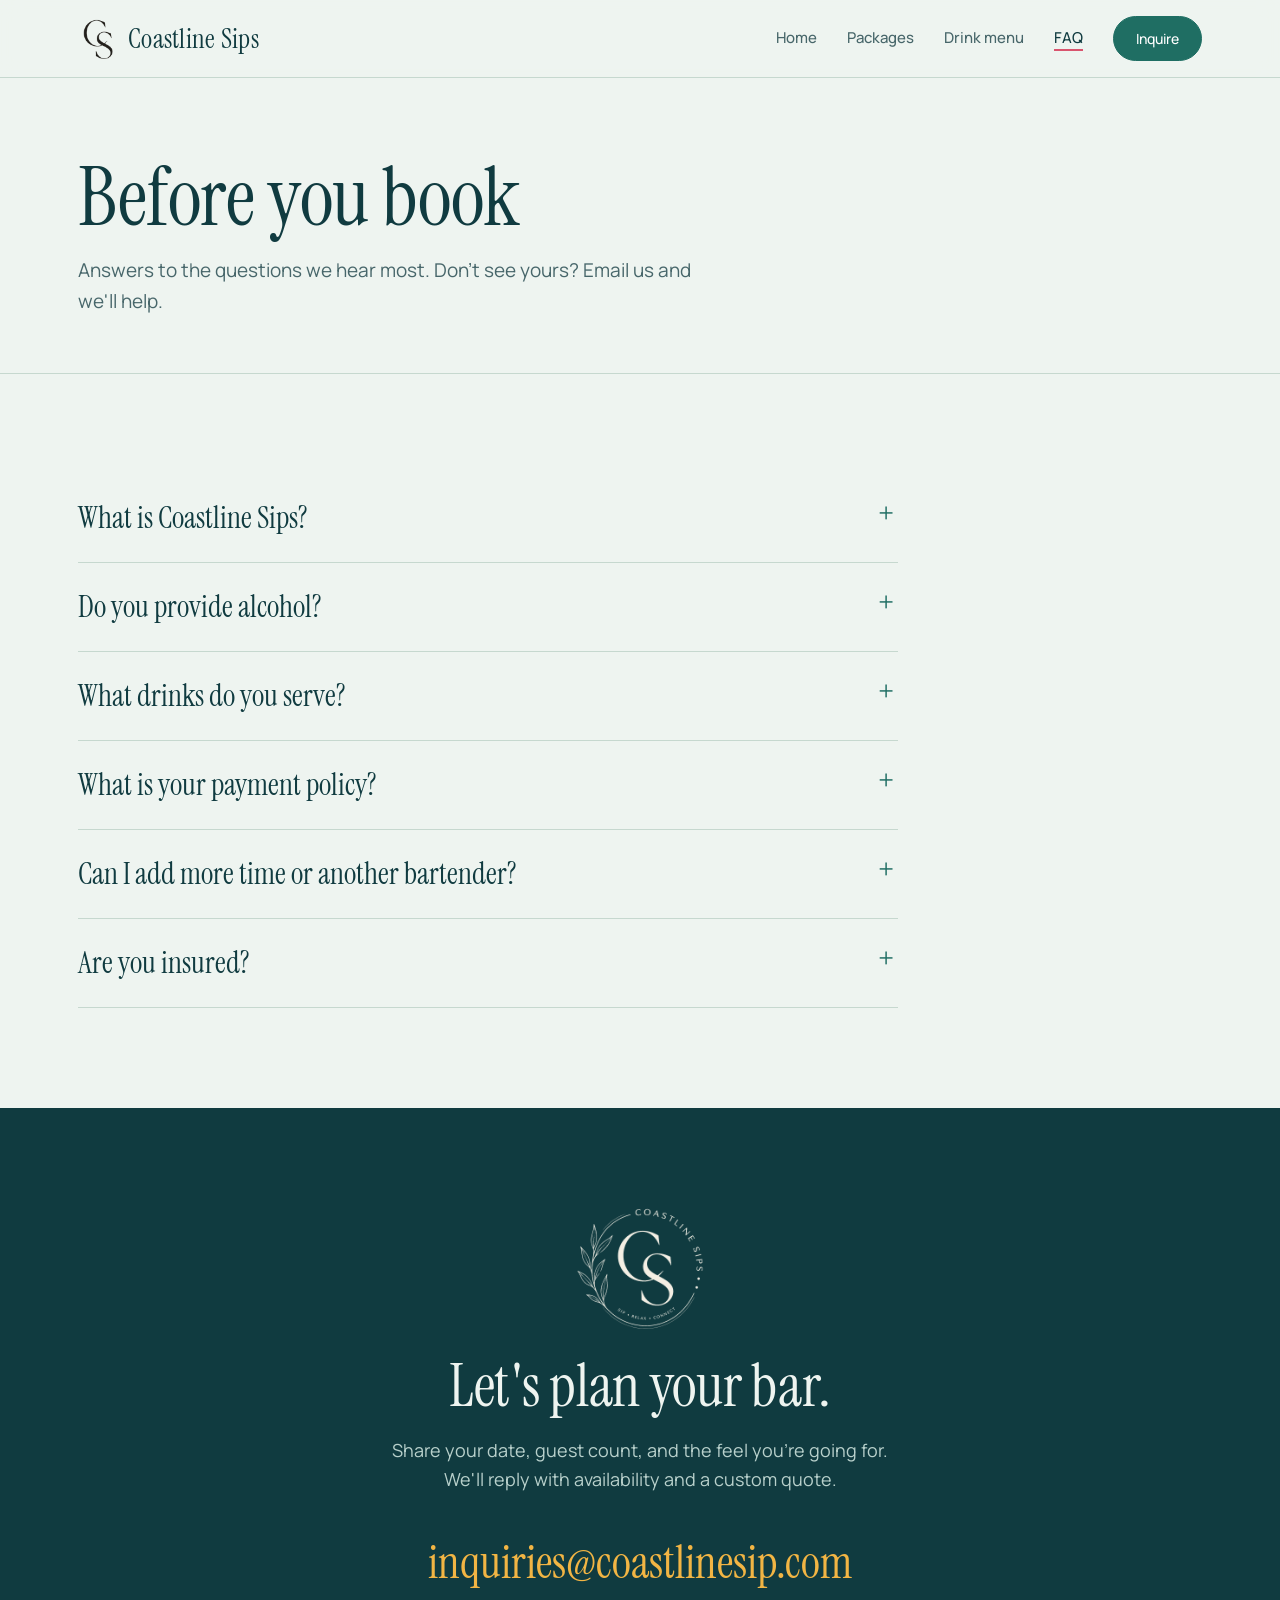
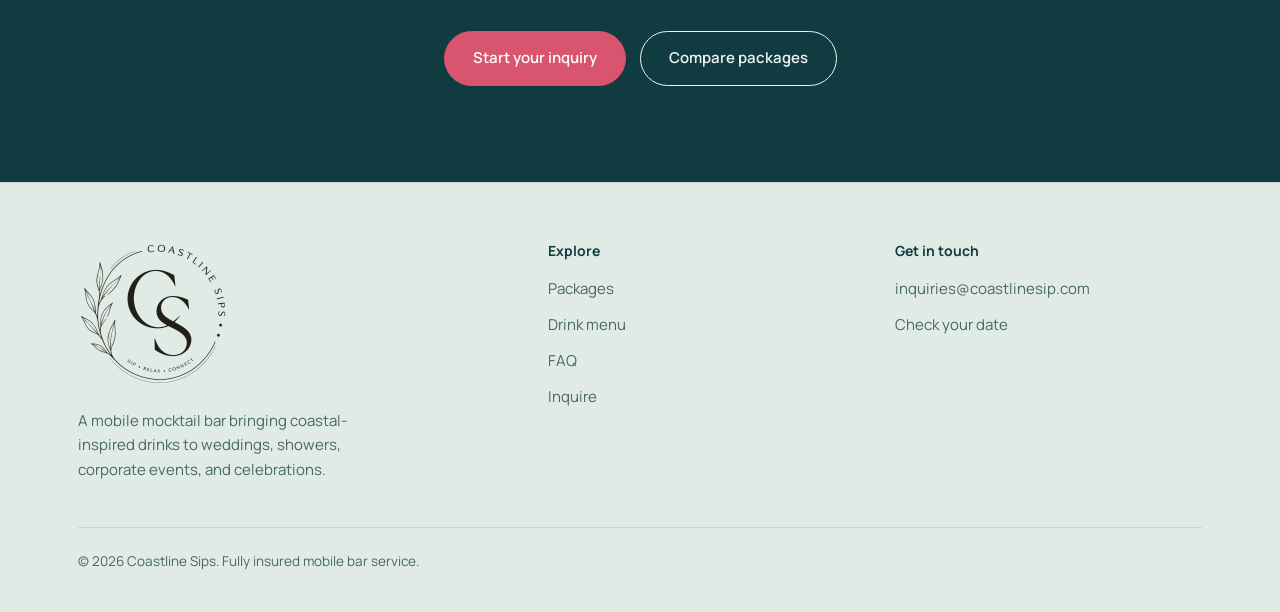
<file: faq.html>
<!DOCTYPE html>
<html lang="en">
<head>
<meta charset="UTF-8">
<meta name="viewport" content="width=device-width, initial-scale=1.0">
<title>FAQ | Coastline Sips</title>
<meta name="description" content="Answers about alcohol, payment, custom drinks, and booking Coastline Sips mobile mocktail bar.">
<meta property="og:title" content="FAQ | Coastline Sips">
<meta property="og:description" content="Answers about alcohol, payment, custom drinks, and booking Coastline Sips mobile mocktail bar.">
<meta property="og:type" content="website">
<meta property="og:url" content="https://coastlinesip.com/faq.html">
<meta name="theme-color" content="#103B40">
<link rel="icon" type="image/png" href="images/favicon.png">
<link rel="apple-touch-icon" href="images/apple-touch-icon.png">
<meta property="og:image" content="https://coastlinesip.com/images/logo-full.png">
<link rel="preconnect" href="https://fonts.googleapis.com">
<link rel="preconnect" href="https://fonts.gstatic.com" crossorigin>
<link href="https://fonts.googleapis.com/css2?family=Instrument+Serif:ital@0;1&family=Manrope:wght@400;500;600;700&display=swap" rel="stylesheet">
<link rel="stylesheet" href="styles.css">
</head>
<body>
<a class="skip" href="#main">Skip to content</a>
<header class="site-head">
  <div class="head-inner">
    <a class="logo" href="index.html"><img src="images/logo-mark.png" alt="" width="40" height="40"><span>Coastline Sips</span></a>
    <button class="menu-btn" aria-expanded="false" aria-controls="site-nav">Menu</button>
    <nav class="nav" id="site-nav" aria-label="Main">
      <a href="index.html">Home</a>
      <a href="packages.html">Packages</a>
      <a href="menu.html">Drink menu</a>
      <a href="faq.html" aria-current="page">FAQ</a>
      <a class="btn btn-solid" href="inquire.html">Inquire</a>
    </nav>
  </div>
</header>
<main id="main">

<section class="page-hero">
  <div class="wrap">
    <h1>Before you book</h1>
    <p class="lede">Answers to the questions we hear most. Don't see yours? Email us and we'll help.</p>
  </div>
</section>
<section class="section">
  <div class="wrap"><div class="faq"><details><summary>What is Coastline Sips?</summary><div class="answer"><p>Coastline Sips is a mobile mocktail bar bringing an elevated, coastal-inspired beverage experience to weddings, celebrations, private parties, showers, corporate events, and special occasions.</p></div></details><details><summary>Do you provide alcohol?</summary><div class="answer"><p>Due to Connecticut licensing regulations, we can't provide or sell alcohol. We serve alcohol supplied by you, the host.</p><p>When you book, we'll send a shopping guide and calculate how much to buy based on your hours of service and expected guests. Buying your own alcohol can also save you a lot of money.</p></div></details><details><summary>What drinks do you serve?</summary><div class="answer"><p>We offer an extensive <a href='menu.html'>drink menu</a> to choose your signature drinks from. If you'd like something that isn't on the menu, we'll work with you to craft a drink that's unique to your event.</p></div></details><details><summary>What is your payment policy?</summary><div class="answer"><p>A 50% deposit secures your date on our calendar. The remaining balance is due 7 days before your event.</p></div></details><details><summary>Can I add more time or another bartender?</summary><div class="answer"><p>Yes. Additional service hours are $225 each, and an additional bartender is $250. See all <a href='packages.html'>packages</a>.</p></div></details><details><summary>Are you insured?</summary><div class="answer"><p>Yes. Liability insurance is included in every package.</p></div></details></div></div>
</section>
<section class="cta-band">
  <div class="wrap">
    <img class="cta-logo" src="images/logo-full-light.png" alt="" width="130" height="130">
    <h2>Let's plan your bar.</h2>
    <p>Share your date, guest count, and the feel you're going for. We'll reply with availability and a custom quote.</p>
    <a class="email" href="mailto:inquiries@coastlinesip.com">inquiries@coastlinesip.com</a><br>
    <div class="ctas" style="justify-content:center">
      <a class="btn btn-solid" href="inquire.html">Start your inquiry</a>
      <a class="btn" href="packages.html">Compare packages</a>
    </div>
  </div>
</section>
</main>
<footer class="site-foot">
  <div class="wrap">
    <div class="foot-grid">
      <div>
        <a class="foot-logo" href="index.html"><img src="images/logo-full.png" alt="Coastline Sips: sip, relax, connect" width="150" height="150"></a>
        <p>A mobile mocktail bar bringing coastal-inspired drinks to weddings, showers, corporate events, and celebrations.</p>
      </div>
      <div>
        <h4>Explore</h4>
        <ul>
          <li><a href="packages.html">Packages</a></li>
          <li><a href="menu.html">Drink menu</a></li>
          <li><a href="faq.html">FAQ</a></li>
          <li><a href="inquire.html">Inquire</a></li>
        </ul>
      </div>
      <div>
        <h4>Get in touch</h4>
        <ul>
          <li><a href="mailto:inquiries@coastlinesip.com">inquiries@coastlinesip.com</a></li>
          <li><a href="inquire.html">Check your date</a></li>
        </ul>
      </div>
    </div>
    <div class="foot-base">&copy; <span id="year">2026</span> Coastline Sips. Fully insured mobile bar service.</div>
  </div>
</footer>
<script src="site.js"></script>
</body></html>
</file>
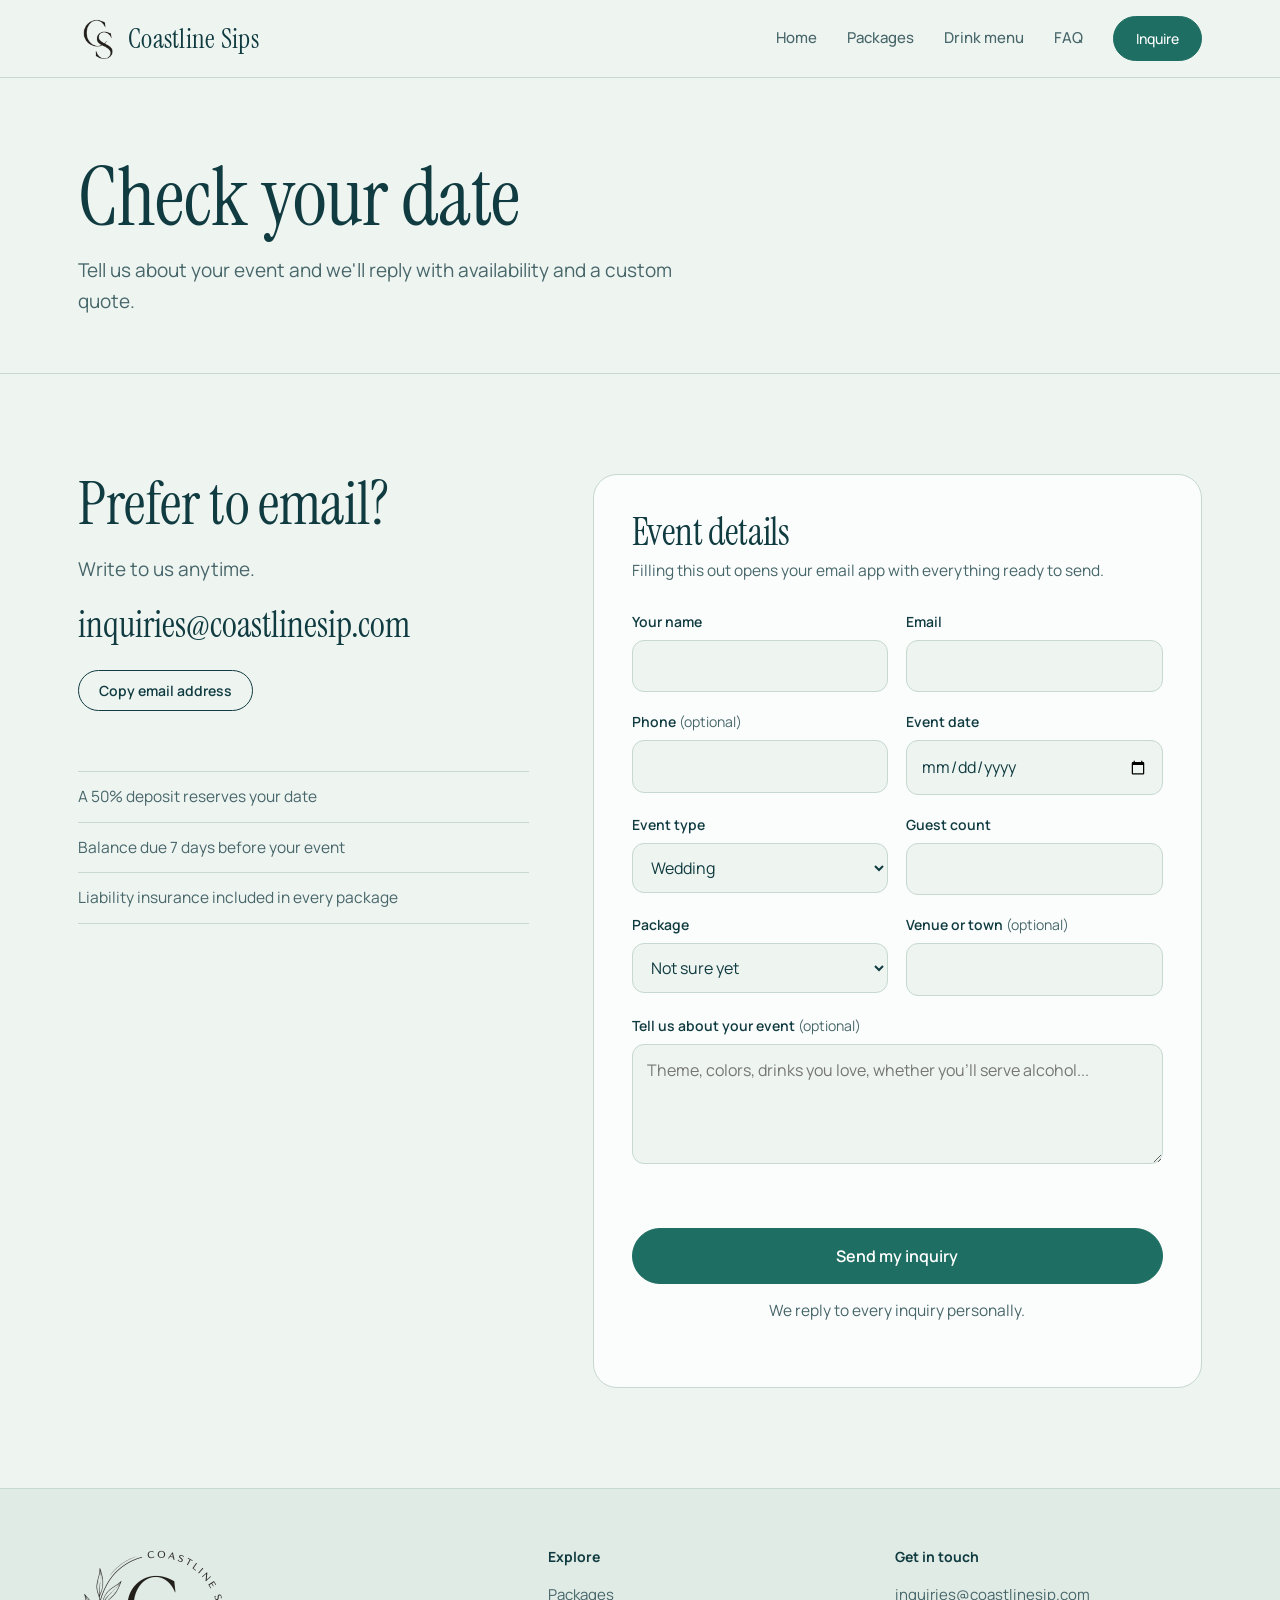
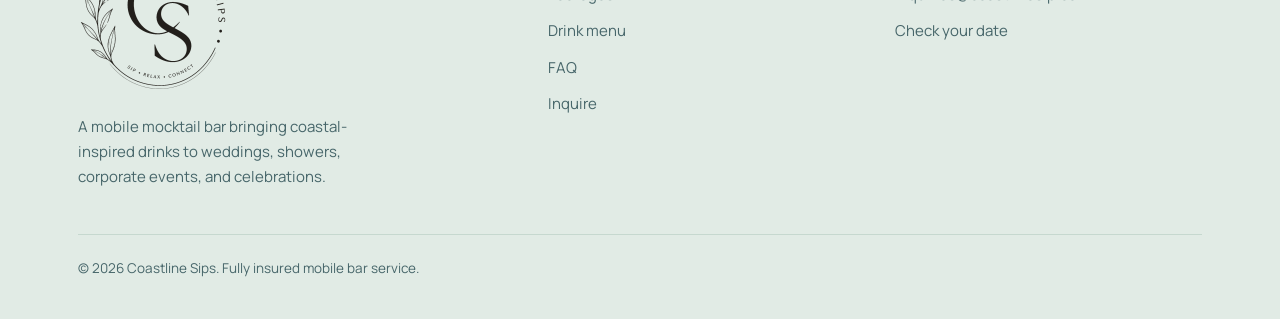
<file: inquire.html>
<!DOCTYPE html>
<html lang="en">
<head>
<meta charset="UTF-8">
<meta name="viewport" content="width=device-width, initial-scale=1.0">
<title>Inquire | Coastline Sips</title>
<meta name="description" content="Check availability and request a quote for Coastline Sips mobile mocktail bar.">
<meta property="og:title" content="Inquire | Coastline Sips">
<meta property="og:description" content="Check availability and request a quote for Coastline Sips mobile mocktail bar.">
<meta property="og:type" content="website">
<meta property="og:url" content="https://coastlinesip.com/inquire.html">
<meta name="theme-color" content="#103B40">
<link rel="icon" type="image/png" href="images/favicon.png">
<link rel="apple-touch-icon" href="images/apple-touch-icon.png">
<meta property="og:image" content="https://coastlinesip.com/images/logo-full.png">
<link rel="preconnect" href="https://fonts.googleapis.com">
<link rel="preconnect" href="https://fonts.gstatic.com" crossorigin>
<link href="https://fonts.googleapis.com/css2?family=Instrument+Serif:ital@0;1&family=Manrope:wght@400;500;600;700&display=swap" rel="stylesheet">
<link rel="stylesheet" href="styles.css">
</head>
<body>
<a class="skip" href="#main">Skip to content</a>
<header class="site-head">
  <div class="head-inner">
    <a class="logo" href="index.html"><img src="images/logo-mark.png" alt="" width="40" height="40"><span>Coastline Sips</span></a>
    <button class="menu-btn" aria-expanded="false" aria-controls="site-nav">Menu</button>
    <nav class="nav" id="site-nav" aria-label="Main">
      <a href="index.html">Home</a>
      <a href="packages.html">Packages</a>
      <a href="menu.html">Drink menu</a>
      <a href="faq.html">FAQ</a>
      <a class="btn btn-solid" href="inquire.html">Inquire</a>
    </nav>
  </div>
</header>
<main id="main">

<section class="page-hero">
  <div class="wrap">
    <h1>Check your date</h1>
    <p class="lede">Tell us about your event and we'll reply with availability and a custom quote.</p>
  </div>
</section>
<section class="section">
  <div class="wrap inquire-grid">
    <aside class="direct">
      <h2>Prefer to email?</h2>
      <p class="lede">Write to us anytime.</p>
      <a class="email-big" href="mailto:inquiries@coastlinesip.com">inquiries@coastlinesip.com</a>
      <button class="btn copy-btn" id="copy-email" type="button">Copy email address</button>
      <span class="copy-status" id="copy-status" aria-live="polite"></span>
      <ul>
        <li>A 50% deposit reserves your date</li>
        <li>Balance due 7 days before your event</li>
        <li>Liability insurance included in every package</li>
      </ul>
    </aside>
    <form class="form" id="inquiry-form" novalidate>
      <h2>Event details</h2>
      <p>Filling this out opens your email app with everything ready to send.</p>
      <div class="row">
        <div class="field"><label for="name">Your name</label><input id="name" autocomplete="name" required></div>
        <div class="field"><label for="email">Email</label><input id="email" type="email" autocomplete="email" required></div>
      </div>
      <div class="row">
        <div class="field"><label for="phone">Phone <span class="opt">(optional)</span></label><input id="phone" type="tel" autocomplete="tel"></div>
        <div class="field"><label for="date">Event date</label><input id="date" type="date" required></div>
      </div>
      <div class="row">
        <div class="field"><label for="type">Event type</label>
          <select id="type">
            <option>Wedding</option><option>Bridal shower</option><option>Baby shower</option><option>Birthday</option>
            <option>Corporate event</option><option>Private party</option><option>Other celebration</option>
          </select></div>
        <div class="field"><label for="guests">Guest count</label><input id="guests" type="number" min="1" inputmode="numeric" required></div>
      </div>
      <div class="row">
        <div class="field"><label for="package">Package</label>
          <select id="package">
            <option value="">Not sure yet</option><option value="Classic">Classic (up to 30 guests)</option>
            <option value="Signature">Signature (up to 50 guests)</option><option value="Luxe">Luxe (up to 100 guests)</option>
          </select></div>
        <div class="field"><label for="location">Venue or town <span class="opt">(optional)</span></label><input id="location"></div>
      </div>
      <div class="field"><label for="message">Tell us about your event <span class="opt">(optional)</span></label><textarea id="message" placeholder="Theme, colors, drinks you love, whether you'll serve alcohol..."></textarea></div>
      <p class="form-error" id="form-error" role="alert"></p>
      <button class="btn btn-solid" type="submit">Send my inquiry</button>
      <p class="form-note" id="form-sent" aria-live="polite">We reply to every inquiry personally.</p>
    </form>
  </div>
</section>
</main>
<footer class="site-foot">
  <div class="wrap">
    <div class="foot-grid">
      <div>
        <a class="foot-logo" href="index.html"><img src="images/logo-full.png" alt="Coastline Sips: sip, relax, connect" width="150" height="150"></a>
        <p>A mobile mocktail bar bringing coastal-inspired drinks to weddings, showers, corporate events, and celebrations.</p>
      </div>
      <div>
        <h4>Explore</h4>
        <ul>
          <li><a href="packages.html">Packages</a></li>
          <li><a href="menu.html">Drink menu</a></li>
          <li><a href="faq.html">FAQ</a></li>
          <li><a href="inquire.html">Inquire</a></li>
        </ul>
      </div>
      <div>
        <h4>Get in touch</h4>
        <ul>
          <li><a href="mailto:inquiries@coastlinesip.com">inquiries@coastlinesip.com</a></li>
          <li><a href="inquire.html">Check your date</a></li>
        </ul>
      </div>
    </div>
    <div class="foot-base">&copy; <span id="year">2026</span> Coastline Sips. Fully insured mobile bar service.</div>
  </div>
</footer>
<script src="site.js"></script>
</body></html>
</file>
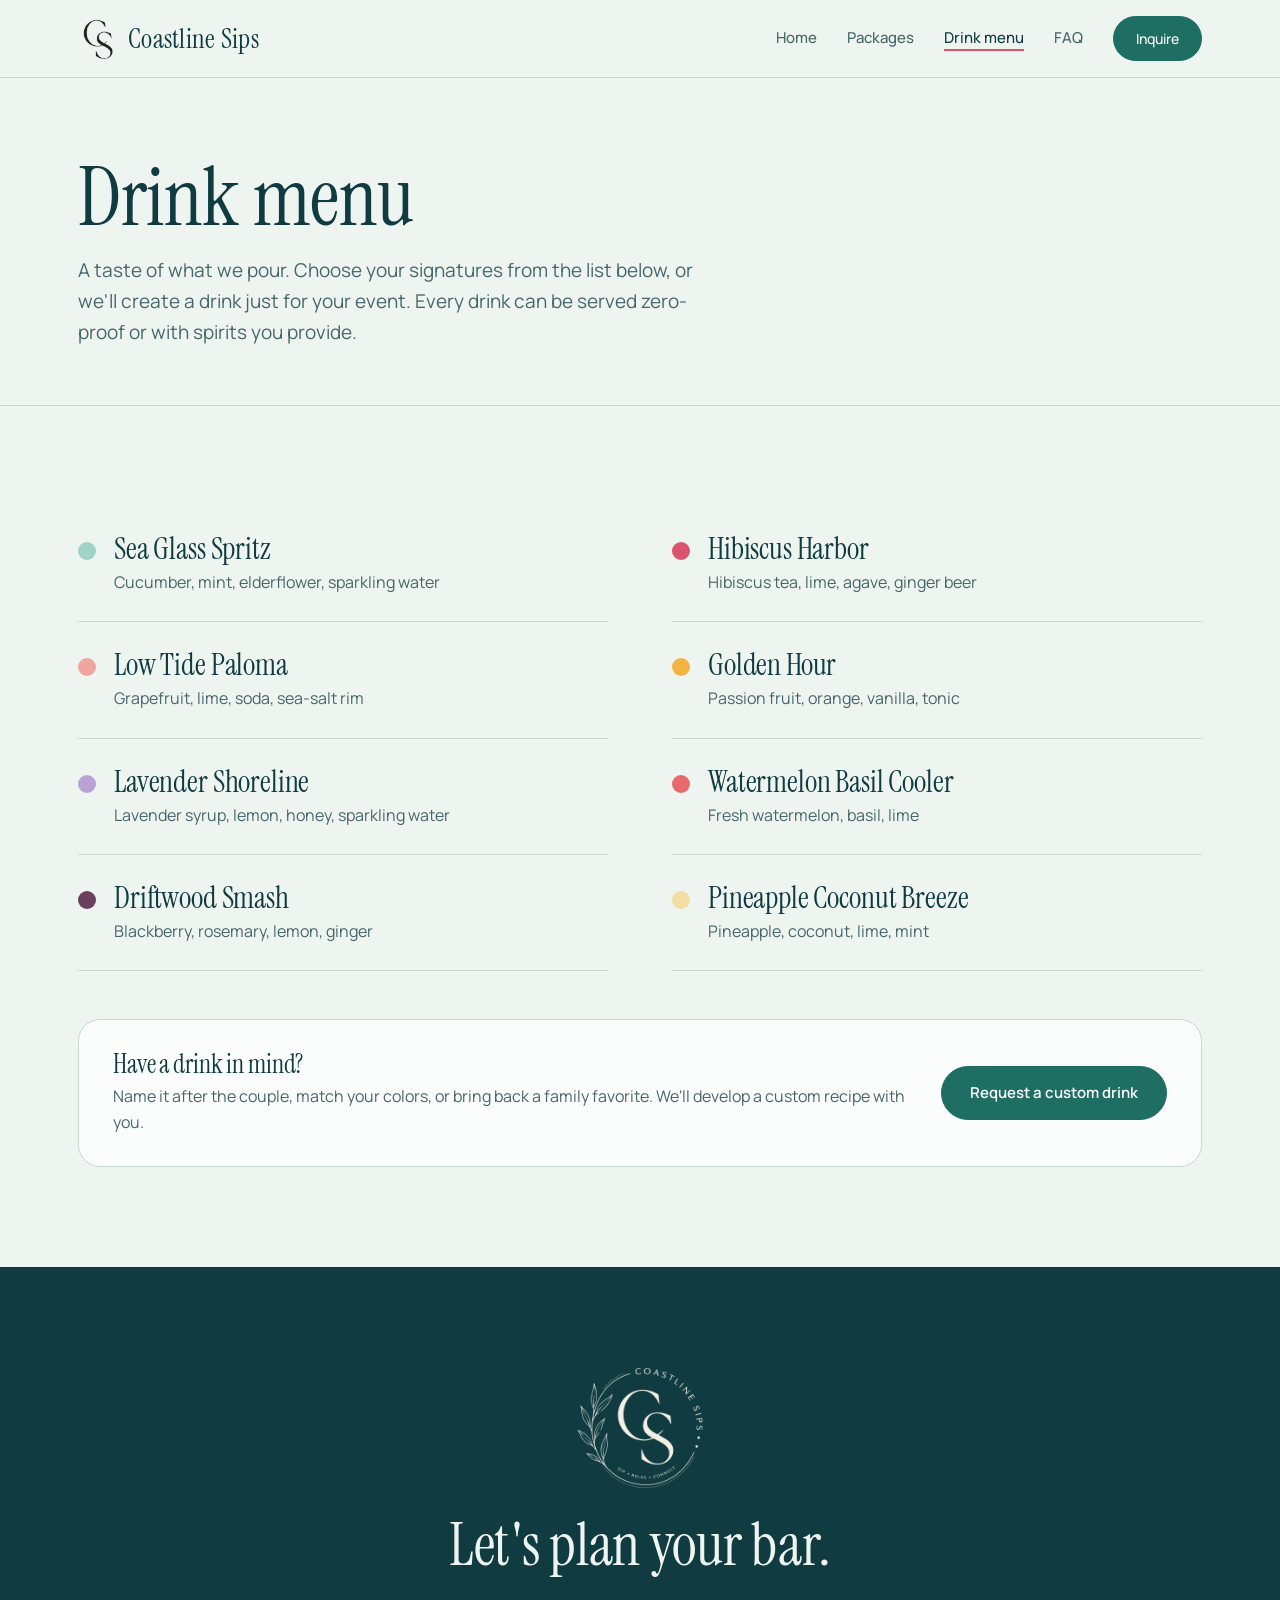
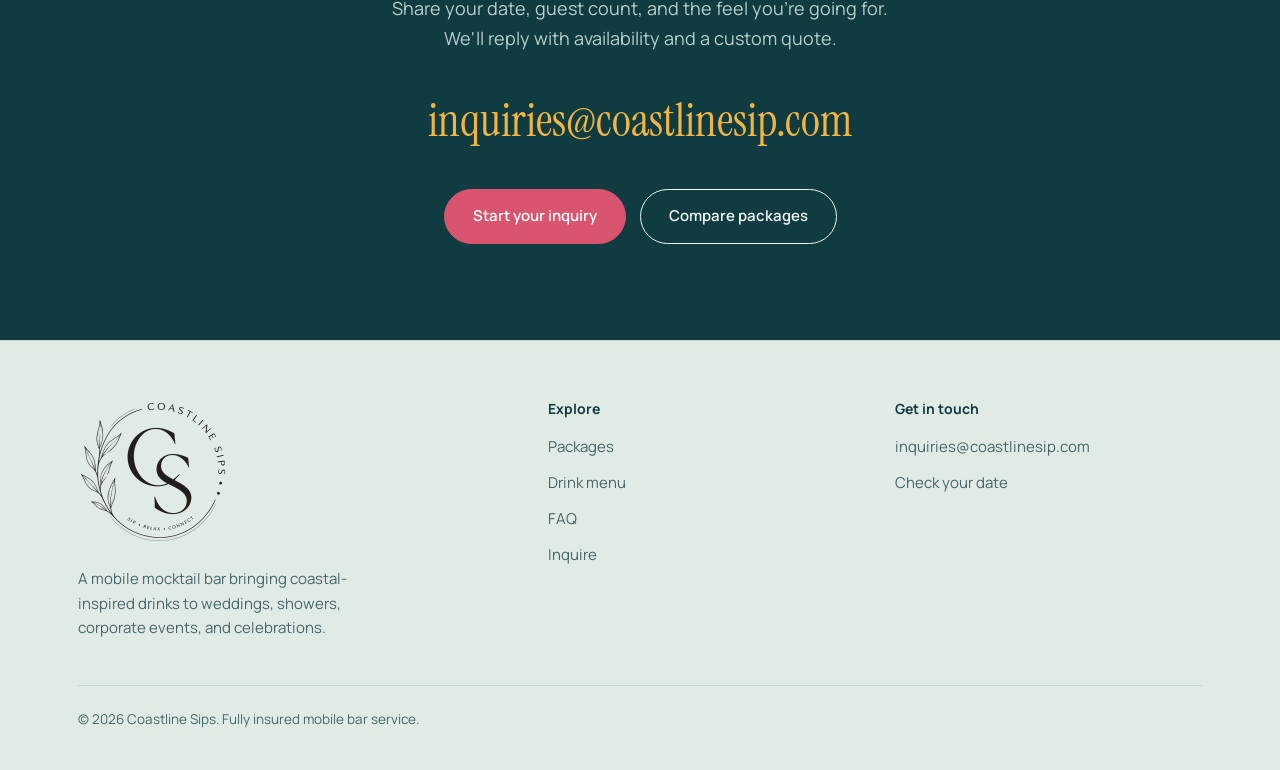
<file: menu.html>
<!DOCTYPE html>
<html lang="en">
<head>
<meta charset="UTF-8">
<meta name="viewport" content="width=device-width, initial-scale=1.0">
<title>Drink Menu | Coastline Sips</title>
<meta name="description" content="Signature coastal mocktails made with fresh fruit, herbs, and house-made syrups. Every event gets a custom menu.">
<meta property="og:title" content="Drink Menu | Coastline Sips">
<meta property="og:description" content="Signature coastal mocktails made with fresh fruit, herbs, and house-made syrups. Every event gets a custom menu.">
<meta property="og:type" content="website">
<meta property="og:url" content="https://coastlinesip.com/menu.html">
<meta name="theme-color" content="#103B40">
<link rel="icon" type="image/png" href="images/favicon.png">
<link rel="apple-touch-icon" href="images/apple-touch-icon.png">
<meta property="og:image" content="https://coastlinesip.com/images/logo-full.png">
<link rel="preconnect" href="https://fonts.googleapis.com">
<link rel="preconnect" href="https://fonts.gstatic.com" crossorigin>
<link href="https://fonts.googleapis.com/css2?family=Instrument+Serif:ital@0;1&family=Manrope:wght@400;500;600;700&display=swap" rel="stylesheet">
<link rel="stylesheet" href="styles.css">
</head>
<body>
<a class="skip" href="#main">Skip to content</a>
<header class="site-head">
  <div class="head-inner">
    <a class="logo" href="index.html"><img src="images/logo-mark.png" alt="" width="40" height="40"><span>Coastline Sips</span></a>
    <button class="menu-btn" aria-expanded="false" aria-controls="site-nav">Menu</button>
    <nav class="nav" id="site-nav" aria-label="Main">
      <a href="index.html">Home</a>
      <a href="packages.html">Packages</a>
      <a href="menu.html" aria-current="page">Drink menu</a>
      <a href="faq.html">FAQ</a>
      <a class="btn btn-solid" href="inquire.html">Inquire</a>
    </nav>
  </div>
</header>
<main id="main">

<section class="page-hero">
  <div class="wrap">
    <h1>Drink menu</h1>
    <p class="lede">A taste of what we pour. Choose your signatures from the list below, or we'll create a drink just for your event. Every drink can be served zero-proof or with spirits you provide.</p>
  </div>
</section>
<section class="section">
  <div class="wrap">
    <div class="drinks"><div class="drink"><span class="swatch" style="background:#9FD3C3"></span><div><h3>Sea Glass Spritz</h3><p>Cucumber, mint, elderflower, sparkling water</p></div></div><div class="drink"><span class="swatch" style="background:#D9546E"></span><div><h3>Hibiscus Harbor</h3><p>Hibiscus tea, lime, agave, ginger beer</p></div></div><div class="drink"><span class="swatch" style="background:#F0A6A0"></span><div><h3>Low Tide Paloma</h3><p>Grapefruit, lime, soda, sea-salt rim</p></div></div><div class="drink"><span class="swatch" style="background:#F2B544"></span><div><h3>Golden Hour</h3><p>Passion fruit, orange, vanilla, tonic</p></div></div><div class="drink"><span class="swatch" style="background:#B9A3D6"></span><div><h3>Lavender Shoreline</h3><p>Lavender syrup, lemon, honey, sparkling water</p></div></div><div class="drink"><span class="swatch" style="background:#E86A6A"></span><div><h3>Watermelon Basil Cooler</h3><p>Fresh watermelon, basil, lime</p></div></div><div class="drink"><span class="swatch" style="background:#6B3F5E"></span><div><h3>Driftwood Smash</h3><p>Blackberry, rosemary, lemon, ginger</p></div></div><div class="drink"><span class="swatch" style="background:#F4DDA0"></span><div><h3>Pineapple Coconut Breeze</h3><p>Pineapple, coconut, lime, mint</p></div></div></div>
    <div class="menu-note">
      <div><h3>Have a drink in mind?</h3><p>Name it after the couple, match your colors, or bring back a family favorite. We'll develop a custom recipe with you.</p></div>
      <a class="btn btn-solid" href="inquire.html">Request a custom drink</a>
    </div>
  </div>
</section>
<section class="cta-band">
  <div class="wrap">
    <img class="cta-logo" src="images/logo-full-light.png" alt="" width="130" height="130">
    <h2>Let's plan your bar.</h2>
    <p>Share your date, guest count, and the feel you're going for. We'll reply with availability and a custom quote.</p>
    <a class="email" href="mailto:inquiries@coastlinesip.com">inquiries@coastlinesip.com</a><br>
    <div class="ctas" style="justify-content:center">
      <a class="btn btn-solid" href="inquire.html">Start your inquiry</a>
      <a class="btn" href="packages.html">Compare packages</a>
    </div>
  </div>
</section>
</main>
<footer class="site-foot">
  <div class="wrap">
    <div class="foot-grid">
      <div>
        <a class="foot-logo" href="index.html"><img src="images/logo-full.png" alt="Coastline Sips: sip, relax, connect" width="150" height="150"></a>
        <p>A mobile mocktail bar bringing coastal-inspired drinks to weddings, showers, corporate events, and celebrations.</p>
      </div>
      <div>
        <h4>Explore</h4>
        <ul>
          <li><a href="packages.html">Packages</a></li>
          <li><a href="menu.html">Drink menu</a></li>
          <li><a href="faq.html">FAQ</a></li>
          <li><a href="inquire.html">Inquire</a></li>
        </ul>
      </div>
      <div>
        <h4>Get in touch</h4>
        <ul>
          <li><a href="mailto:inquiries@coastlinesip.com">inquiries@coastlinesip.com</a></li>
          <li><a href="inquire.html">Check your date</a></li>
        </ul>
      </div>
    </div>
    <div class="foot-base">&copy; <span id="year">2026</span> Coastline Sips. Fully insured mobile bar service.</div>
  </div>
</footer>
<script src="site.js"></script>
</body></html>
</file>
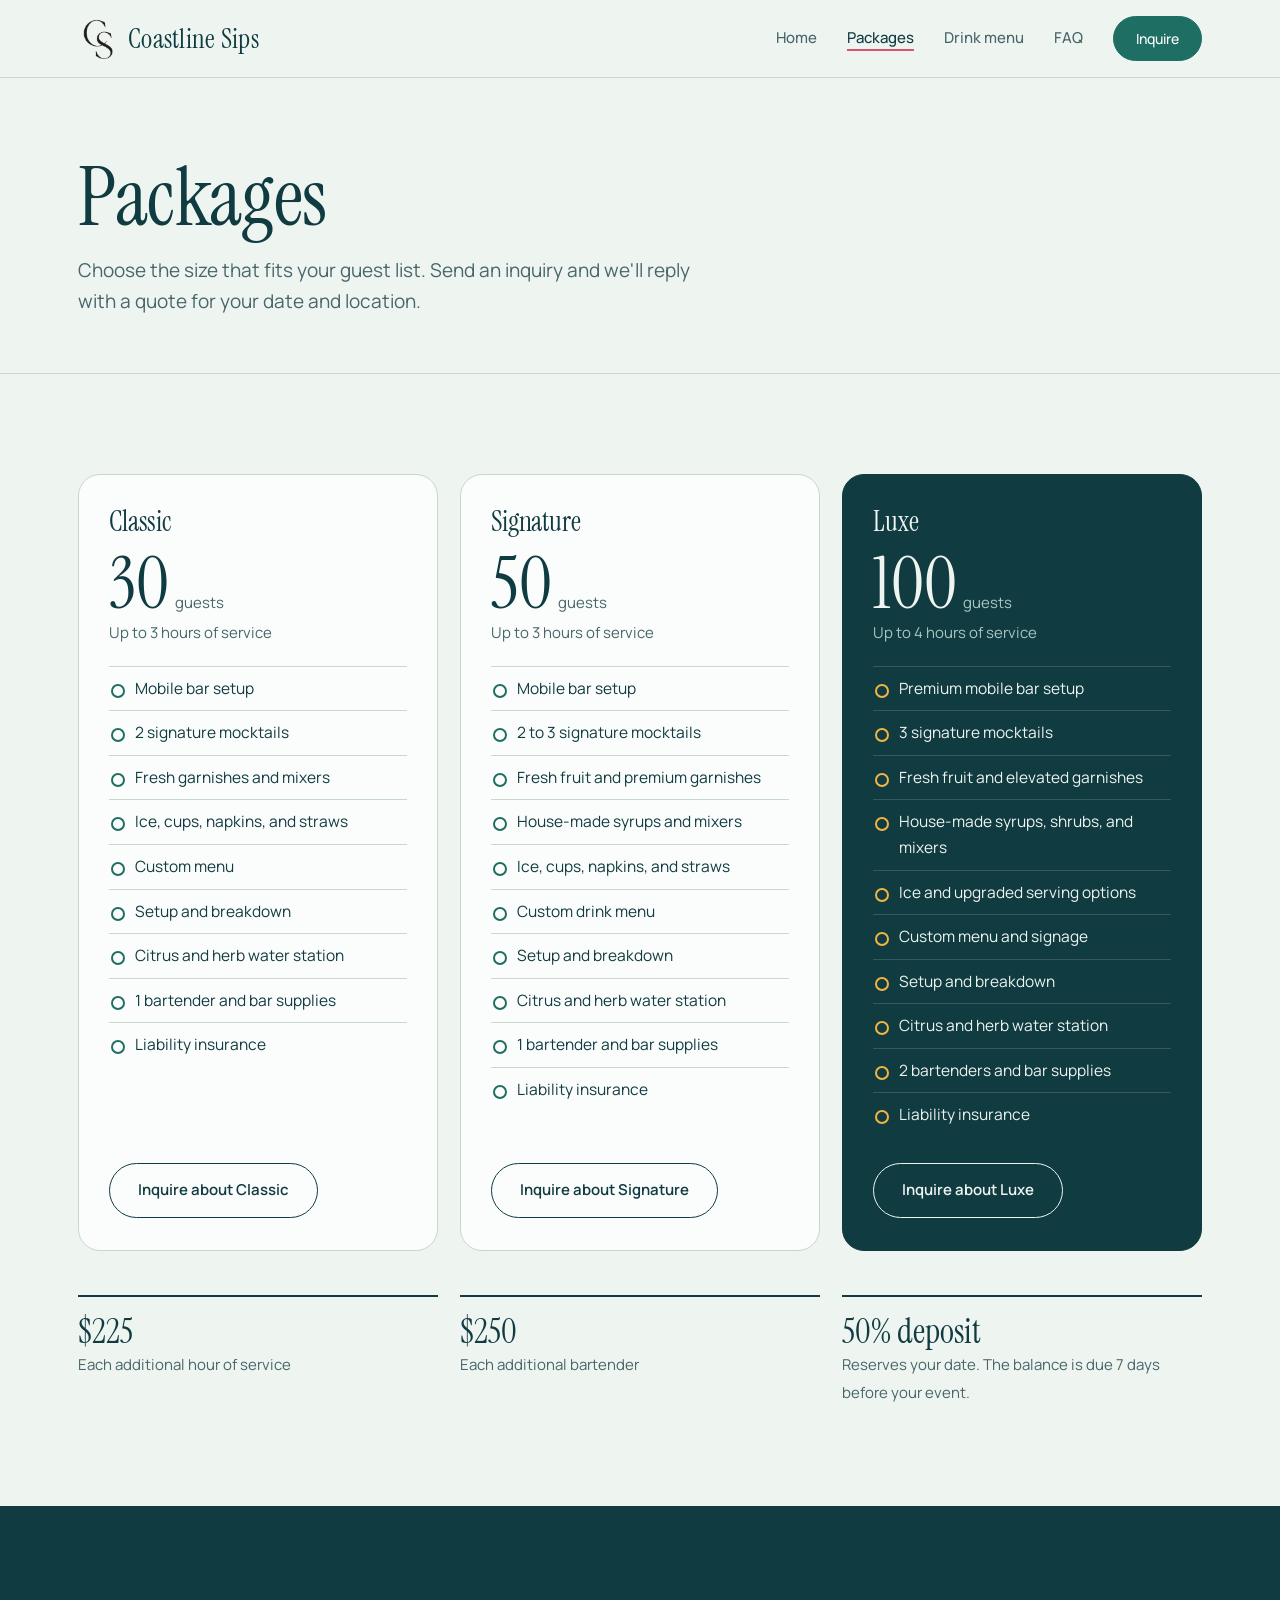
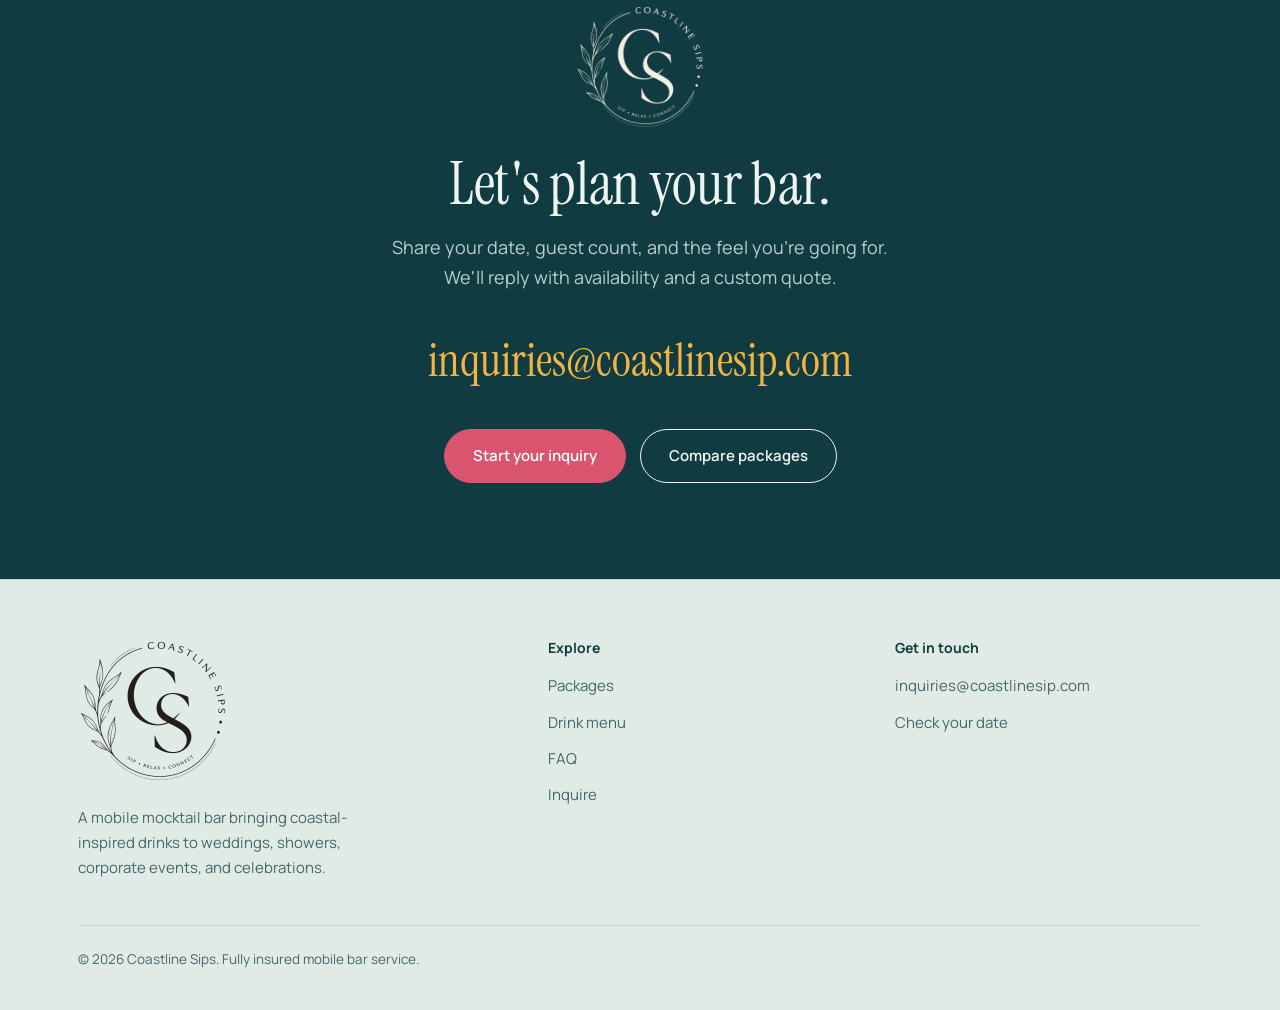
<file: packages.html>
<!DOCTYPE html>
<html lang="en">
<head>
<meta charset="UTF-8">
<meta name="viewport" content="width=device-width, initial-scale=1.0">
<title>Packages | Coastline Sips Mobile Mocktail Bar</title>
<meta name="description" content="Compare Classic, Signature, and Luxe mobile mocktail bar packages for 30 to 100 guests.">
<meta property="og:title" content="Packages | Coastline Sips Mobile Mocktail Bar">
<meta property="og:description" content="Compare Classic, Signature, and Luxe mobile mocktail bar packages for 30 to 100 guests.">
<meta property="og:type" content="website">
<meta property="og:url" content="https://coastlinesip.com/packages.html">
<meta name="theme-color" content="#103B40">
<link rel="icon" type="image/png" href="images/favicon.png">
<link rel="apple-touch-icon" href="images/apple-touch-icon.png">
<meta property="og:image" content="https://coastlinesip.com/images/logo-full.png">
<link rel="preconnect" href="https://fonts.googleapis.com">
<link rel="preconnect" href="https://fonts.gstatic.com" crossorigin>
<link href="https://fonts.googleapis.com/css2?family=Instrument+Serif:ital@0;1&family=Manrope:wght@400;500;600;700&display=swap" rel="stylesheet">
<link rel="stylesheet" href="styles.css">
</head>
<body>
<a class="skip" href="#main">Skip to content</a>
<header class="site-head">
  <div class="head-inner">
    <a class="logo" href="index.html"><img src="images/logo-mark.png" alt="" width="40" height="40"><span>Coastline Sips</span></a>
    <button class="menu-btn" aria-expanded="false" aria-controls="site-nav">Menu</button>
    <nav class="nav" id="site-nav" aria-label="Main">
      <a href="index.html">Home</a>
      <a href="packages.html" aria-current="page">Packages</a>
      <a href="menu.html">Drink menu</a>
      <a href="faq.html">FAQ</a>
      <a class="btn btn-solid" href="inquire.html">Inquire</a>
    </nav>
  </div>
</header>
<main id="main">

<section class="page-hero">
  <div class="wrap">
    <h1>Packages</h1>
    <p class="lede">Choose the size that fits your guest list. Send an inquiry and we'll reply with a quote for your date and location.</p>
  </div>
</section>
<section class="section">
  <div class="wrap">
    <div class="tiers"><article class="tier">
      <h3>Classic</h3>
      <div class="count">30<small>guests</small></div>
      <div class="hours">Up to 3 hours of service</div>
      <ul><li>Mobile bar setup</li><li>2 signature mocktails</li><li>Fresh garnishes and mixers</li><li>Ice, cups, napkins, and straws</li><li>Custom menu</li><li>Setup and breakdown</li><li>Citrus and herb water station</li><li>1 bartender and bar supplies</li><li>Liability insurance</li></ul>
      <a class="btn" href="inquire.html?package=Classic">Inquire about Classic</a>
    </article><article class="tier">
      <h3>Signature</h3>
      <div class="count">50<small>guests</small></div>
      <div class="hours">Up to 3 hours of service</div>
      <ul><li>Mobile bar setup</li><li>2 to 3 signature mocktails</li><li>Fresh fruit and premium garnishes</li><li>House-made syrups and mixers</li><li>Ice, cups, napkins, and straws</li><li>Custom drink menu</li><li>Setup and breakdown</li><li>Citrus and herb water station</li><li>1 bartender and bar supplies</li><li>Liability insurance</li></ul>
      <a class="btn" href="inquire.html?package=Signature">Inquire about Signature</a>
    </article><article class="tier tier-luxe">
      <h3>Luxe</h3>
      <div class="count">100<small>guests</small></div>
      <div class="hours">Up to 4 hours of service</div>
      <ul><li>Premium mobile bar setup</li><li>3 signature mocktails</li><li>Fresh fruit and elevated garnishes</li><li>House-made syrups, shrubs, and mixers</li><li>Ice and upgraded serving options</li><li>Custom menu and signage</li><li>Setup and breakdown</li><li>Citrus and herb water station</li><li>2 bartenders and bar supplies</li><li>Liability insurance</li></ul>
      <a class="btn" href="inquire.html?package=Luxe">Inquire about Luxe</a>
    </article></div>
    <div class="info">
      <div><strong>$225</strong><span>Each additional hour of service</span></div>
      <div><strong>$250</strong><span>Each additional bartender</span></div>
      <div><strong>50% deposit</strong><span>Reserves your date. The balance is due 7 days before your event.</span></div>
    </div>
  </div>
</section>
<section class="cta-band">
  <div class="wrap">
    <img class="cta-logo" src="images/logo-full-light.png" alt="" width="130" height="130">
    <h2>Let's plan your bar.</h2>
    <p>Share your date, guest count, and the feel you're going for. We'll reply with availability and a custom quote.</p>
    <a class="email" href="mailto:inquiries@coastlinesip.com">inquiries@coastlinesip.com</a><br>
    <div class="ctas" style="justify-content:center">
      <a class="btn btn-solid" href="inquire.html">Start your inquiry</a>
      <a class="btn" href="packages.html">Compare packages</a>
    </div>
  </div>
</section>
</main>
<footer class="site-foot">
  <div class="wrap">
    <div class="foot-grid">
      <div>
        <a class="foot-logo" href="index.html"><img src="images/logo-full.png" alt="Coastline Sips: sip, relax, connect" width="150" height="150"></a>
        <p>A mobile mocktail bar bringing coastal-inspired drinks to weddings, showers, corporate events, and celebrations.</p>
      </div>
      <div>
        <h4>Explore</h4>
        <ul>
          <li><a href="packages.html">Packages</a></li>
          <li><a href="menu.html">Drink menu</a></li>
          <li><a href="faq.html">FAQ</a></li>
          <li><a href="inquire.html">Inquire</a></li>
        </ul>
      </div>
      <div>
        <h4>Get in touch</h4>
        <ul>
          <li><a href="mailto:inquiries@coastlinesip.com">inquiries@coastlinesip.com</a></li>
          <li><a href="inquire.html">Check your date</a></li>
        </ul>
      </div>
    </div>
    <div class="foot-base">&copy; <span id="year">2026</span> Coastline Sips. Fully insured mobile bar service.</div>
  </div>
</footer>
<script src="site.js"></script>
</body></html>
</file>
<file: styles.css>
:root{
  --foam:#EEF4F0;
  --foam-2:#E1EBE5;
  --tide:#103B40;
  --tide-2:#47666A;
  --lagoon:#1F6E63;
  --lagoon-deep:#16554C;
  --hibiscus:#D9546E;
  --citrus:#F2B544;
  --line:#C6D8CF;
  --white:#FBFDFC;
  --maxw:1180px;
  --display:'Instrument Serif',Georgia,serif;
  --body:'Manrope',system-ui,-apple-system,sans-serif;
}
*{margin:0;padding:0;box-sizing:border-box}
html{scroll-behavior:smooth}
body{background:var(--foam);color:var(--tide);font-family:var(--body);font-size:17px;line-height:1.65;-webkit-font-smoothing:antialiased}
img{max-width:100%;display:block}
a{color:var(--lagoon)}
a:hover{color:var(--lagoon-deep)}
:focus-visible{outline:2px solid var(--hibiscus);outline-offset:3px;border-radius:4px}
.wrap{max-width:var(--maxw);margin:0 auto;padding:0 28px}
.skip{position:absolute;left:-999px;top:0;background:var(--tide);color:#fff;padding:10px 16px;z-index:100}
.skip:focus{left:12px;top:12px}

/* header */
.site-head{position:sticky;top:0;z-index:30;background:color-mix(in srgb,var(--foam) 88%,transparent);backdrop-filter:blur(10px);border-bottom:1px solid var(--line)}
.head-inner{display:flex;align-items:center;justify-content:space-between;gap:20px;padding:16px 28px;max-width:var(--maxw);margin:0 auto}
.logo{display:flex;align-items:center;gap:10px;text-decoration:none;color:var(--tide)}
.logo img{width:40px;height:40px;flex-shrink:0;display:block}
.logo span{font-family:var(--display);font-size:27px;line-height:1;letter-spacing:.01em}
.nav{display:flex;align-items:center;gap:30px}
.nav a{text-decoration:none;color:var(--tide-2);font-size:15px;font-weight:500}
.nav a:hover,.nav a[aria-current="page"]{color:var(--tide)}
.nav a[aria-current="page"]{text-decoration:underline;text-decoration-color:var(--hibiscus);text-underline-offset:6px;text-decoration-thickness:2px}
.menu-btn{display:none;background:none;border:1px solid var(--line);border-radius:100px;padding:8px 16px;font:inherit;font-size:14px;color:var(--tide);cursor:pointer}

/* buttons */
.btn{display:inline-block;font-family:var(--body);font-weight:600;font-size:15px;text-decoration:none;padding:14px 28px;border-radius:100px;border:1.5px solid var(--tide);color:var(--tide);background:transparent;cursor:pointer;transition:background .18s,color .18s,border-color .18s}
.btn:hover{background:var(--tide);color:var(--foam)}
.btn-solid{background:var(--lagoon);border-color:var(--lagoon);color:#fff}
.btn-solid:hover{background:var(--lagoon-deep);border-color:var(--lagoon-deep);color:#fff}
.nav .btn{padding:10px 22px;font-size:14px;color:#fff}
.nav .btn:hover{color:#fff}

/* type */
h1,h2,h3{font-family:var(--display);font-weight:400;letter-spacing:-.005em}
h1{font-size:clamp(52px,7.6vw,100px);line-height:.96}
h2{font-size:clamp(38px,5vw,60px);line-height:1.02;margin-bottom:18px}
h3{font-size:28px;line-height:1.1}
.lede{font-size:19px;color:var(--tide-2);max-width:52ch}
.section{padding:100px 0}
.section-alt{background:var(--foam-2)}
.section-head{max-width:640px;margin-bottom:52px}
.section-head p{color:var(--tide-2);font-size:18px}

/* hero */
.hero{padding:56px 0 0;overflow:hidden}
.hero-grid{display:grid;grid-template-columns:1fr 1fr;gap:40px;align-items:center}
.hero h1{margin-bottom:26px}
.hero .lede{margin-bottom:34px}
.ctas{display:flex;gap:14px;flex-wrap:wrap}
.stage{position:relative;aspect-ratio:1/1;width:100%;max-width:560px;margin-left:auto;cursor:grab;touch-action:none}
.stage.dragging{cursor:grabbing}
.stage .sun{position:absolute;left:50%;top:44%;width:74%;aspect-ratio:1/1;transform:translate(-50%,-50%);border-radius:50%;background:radial-gradient(circle at 50% 38%,#F9D27A 0%,#F4B064 38%,#E9837A 72%,#DB6A7C 100%);opacity:.9}
.stage .horizon{position:absolute;left:0;right:0;bottom:12%;height:28%;background:linear-gradient(180deg,rgba(238,244,240,0) 0%,var(--foam) 62%)}
.stage .waterline{position:absolute;left:4%;right:4%;bottom:26%;height:18px}
.stage canvas{position:relative;z-index:2;display:block;width:100%;height:100%}
.stage-note{position:absolute;z-index:3;bottom:4%;left:50%;transform:translateX(-50%);font-size:13px;color:var(--tide-2);white-space:nowrap;pointer-events:none;transition:opacity .5s}
.stage.touched .stage-note{opacity:0}
.occasions{border-top:1px solid var(--line);margin-top:40px;padding:26px 0;font-family:var(--display);font-size:clamp(20px,2.4vw,28px);color:var(--tide-2);text-align:center}

/* about */
.split{display:grid;grid-template-columns:1fr 1fr;gap:64px;align-items:start}
.pillars{display:grid;gap:28px}
.pillar{padding-left:22px;border-left:2px solid var(--line)}
.pillar h3{font-size:25px;margin-bottom:6px}
.pillar p{color:var(--tide-2);font-size:16px}

/* steps */
.steps{display:grid;grid-template-columns:repeat(3,1fr);gap:36px;counter-reset:s}
.step{counter-increment:s}
.step::before{content:counter(s);display:flex;align-items:center;justify-content:center;width:46px;height:46px;border-radius:50%;background:var(--tide);color:var(--foam);font-family:var(--display);font-size:24px;margin-bottom:18px}
.step h3{font-size:25px;margin-bottom:8px}
.step p{color:var(--tide-2);font-size:16px}

/* package preview */
.tiers{display:grid;grid-template-columns:repeat(3,1fr);gap:22px}
.tier{background:var(--white);border:1px solid var(--line);border-radius:22px;padding:32px 30px;display:flex;flex-direction:column}
.tier .count{font-family:var(--display);font-size:72px;line-height:.9;margin:14px 0 4px}
.tier .count small{font-family:var(--body);font-size:15px;color:var(--tide-2);margin-left:6px}
.tier .hours{color:var(--tide-2);font-size:15px;margin-bottom:20px}
.tier ul{list-style:none;flex:1;margin-bottom:26px}
.tier li{padding:9px 0 9px 26px;border-top:1px solid var(--line);font-size:15.5px;position:relative}
.tier li::before{content:'';position:absolute;left:2px;top:17px;width:10px;height:10px;border-radius:50%;border:2px solid var(--lagoon)}
.tier-luxe{background:var(--tide);color:var(--foam);border-color:var(--tide)}
.tier-luxe .count small,.tier-luxe .hours{color:#A9C7C2}
.tier-luxe li{border-top-color:rgba(238,244,240,.16)}
.tier-luxe li::before{border-color:var(--citrus)}
.tier-luxe .btn{border-color:var(--foam);color:var(--foam)}
.tier-luxe .btn:hover{background:var(--foam);color:var(--tide)}
.tier .btn{align-self:flex-start}

/* info rows */
.info{display:grid;grid-template-columns:repeat(3,1fr);gap:22px;margin-top:44px}
.info div{border-top:2px solid var(--tide);padding-top:16px}
.info strong{display:block;font-family:var(--display);font-weight:400;font-size:34px;line-height:1.1}
.info span{color:var(--tide-2);font-size:15px}

/* cta band */
.cta-band{background:var(--tide);color:var(--foam);text-align:center;padding:96px 0}
.cta-band h2{color:var(--foam)}
.cta-band p{color:#B8D0CB;max-width:48ch;margin:0 auto 30px;font-size:18px}
.cta-band .email{display:inline-block;font-family:var(--display);font-size:clamp(28px,4vw,46px);color:var(--citrus);text-decoration:none;margin-bottom:30px;word-break:break-word}
.cta-band .email:hover{color:#F7CC6F}
.cta-band .btn{border-color:var(--foam);color:var(--foam)}
.cta-band .btn:hover{background:var(--foam);color:var(--tide)}
.cta-band .btn-solid{background:var(--hibiscus);border-color:var(--hibiscus);color:#fff}
.cta-band .btn-solid:hover{background:#C2425C;border-color:#C2425C;color:#fff}

/* page hero */
.page-hero{padding:80px 0 56px;border-bottom:1px solid var(--line)}
.page-hero h1{font-size:clamp(48px,6.4vw,84px);margin-bottom:18px}

/* menu */
.drinks{display:grid;grid-template-columns:1fr 1fr;gap:0 64px}
.drink{display:grid;grid-template-columns:18px 1fr;gap:18px;padding:26px 0;border-bottom:1px solid var(--line)}
.drink .swatch{width:18px;height:18px;border-radius:50%;margin-top:10px}
.drink h3{font-size:30px;margin-bottom:4px}
.drink p{color:var(--tide-2);font-size:16px}
.menu-note{margin-top:48px;background:var(--white);border:1px solid var(--line);border-radius:22px;padding:30px 34px;display:grid;grid-template-columns:1fr auto;gap:24px;align-items:center}
.menu-note h3{font-size:26px;margin-bottom:4px}
.menu-note p{color:var(--tide-2);font-size:16px}

/* faq */
.faq{max-width:820px}
.faq details{border-bottom:1px solid var(--line)}
.faq summary{list-style:none;cursor:pointer;padding:26px 44px 26px 0;font-family:var(--display);font-size:clamp(24px,2.6vw,30px);line-height:1.2;position:relative}
.faq summary::-webkit-details-marker{display:none}
.faq summary::after{content:'+';position:absolute;right:4px;top:22px;font-family:var(--body);font-size:28px;font-weight:300;color:var(--lagoon);transition:transform .2s}
.faq details[open] summary::after{transform:rotate(45deg)}
.faq .answer{padding:0 0 28px;color:var(--tide-2);max-width:66ch}
.faq .answer p+p{margin-top:12px}

/* inquire */
.inquire-grid{display:grid;grid-template-columns:.85fr 1.15fr;gap:64px;align-items:start}
.direct{position:sticky;top:110px}
.direct .email-big{display:block;font-family:var(--display);font-size:clamp(26px,3vw,36px);text-decoration:none;color:var(--tide);margin:10px 0 16px;word-break:break-word}
.direct .email-big:hover{color:var(--lagoon)}
.copy-btn{font-size:14px;padding:10px 20px}
.copy-status{display:block;min-height:22px;font-size:14px;color:var(--lagoon);margin-top:10px}
.direct ul{list-style:none;margin-top:28px;border-top:1px solid var(--line)}
.direct li{padding:12px 0;border-bottom:1px solid var(--line);color:var(--tide-2);font-size:15.5px}
.form{background:var(--white);border:1px solid var(--line);border-radius:24px;padding:38px}
.form h2{font-size:38px;margin-bottom:6px}
.form>p{color:var(--tide-2);font-size:15.5px;margin-bottom:26px}
.row{display:grid;grid-template-columns:1fr 1fr;gap:18px}
.field{display:flex;flex-direction:column;gap:7px;margin-bottom:18px}
.field label{font-size:14px;font-weight:600}
.field label .opt{font-weight:400;color:var(--tide-2)}
.field input,.field select,.field textarea{font:inherit;font-size:16px;color:var(--tide);background:var(--foam);border:1.5px solid var(--line);border-radius:12px;padding:12px 14px;width:100%}
.field textarea{min-height:120px;resize:vertical}
.field input:focus,.field select:focus,.field textarea:focus{outline:none;border-color:var(--lagoon);background:#fff}
.form .btn{width:100%;font-size:16px;padding:16px}
.form-note{font-size:13.5px;color:var(--tide-2);margin-top:14px;text-align:center}
.form-error{color:#A8324A;font-size:14px;min-height:20px;margin-bottom:10px}

/* footer */
.site-foot{background:var(--foam-2);border-top:1px solid var(--line);padding:56px 0 40px}
.foot-grid{display:grid;grid-template-columns:1.4fr 1fr 1fr;gap:40px}
.foot-grid p{color:var(--tide-2);font-size:15px;max-width:34ch;margin-top:12px}
.foot-grid h4{font-size:14px;font-weight:700;margin-bottom:12px}
.foot-grid ul{list-style:none}
.foot-grid li{margin-bottom:8px}
.foot-grid a{color:var(--tide-2);text-decoration:none;font-size:15px}
.foot-grid a:hover{color:var(--tide)}
.foot-base{margin-top:44px;padding-top:22px;border-top:1px solid var(--line);font-size:13.5px;color:var(--tide-2)}

@media (max-width:920px){
  .hero-grid,.split,.inquire-grid{grid-template-columns:1fr;gap:40px}
  .stage{order:-1;max-width:430px;margin:0 auto}
  .tiers,.steps,.info{grid-template-columns:1fr}
  .drinks{grid-template-columns:1fr}
  .direct{position:static}
  .foot-grid{grid-template-columns:1fr 1fr}
  .menu-note{grid-template-columns:1fr}
}
@media (max-width:760px){
  .menu-btn{display:inline-block}
  .nav{display:none;position:absolute;top:100%;left:0;right:0;flex-direction:column;align-items:flex-start;gap:4px;background:var(--foam);border-bottom:1px solid var(--line);padding:14px 28px 22px}
  .nav.open{display:flex}
  .nav a{padding:8px 0;font-size:17px}
  .nav .btn{margin-top:8px}
  .row{grid-template-columns:1fr}
  .form{padding:26px}
  .section{padding:72px 0}
  .foot-grid{grid-template-columns:1fr}
}
@media (prefers-reduced-motion:reduce){html{scroll-behavior:auto}*{transition:none!important}}

/* brand logo */
.foot-logo{display:inline-block}
.foot-logo img{width:150px;height:auto}
.cta-logo{display:block;width:130px;height:auto;margin:0 auto 22px}
</file>
